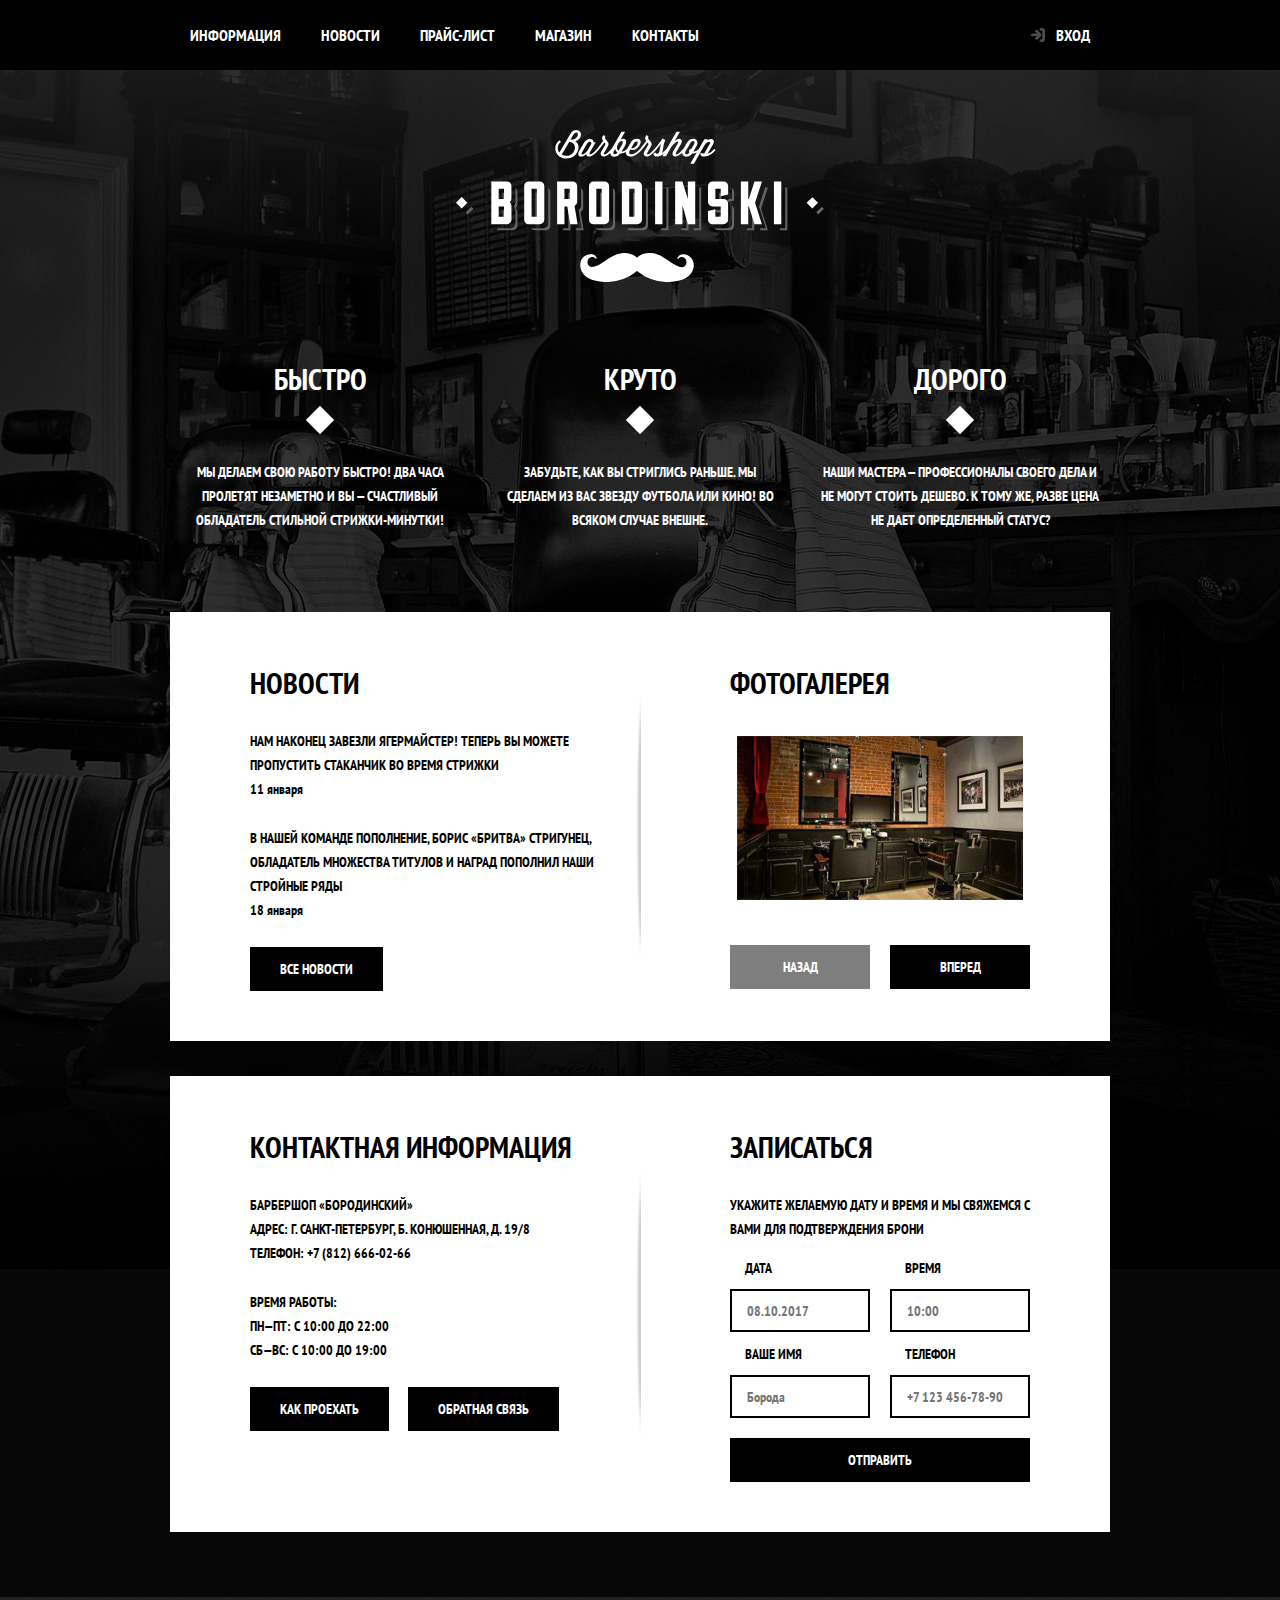
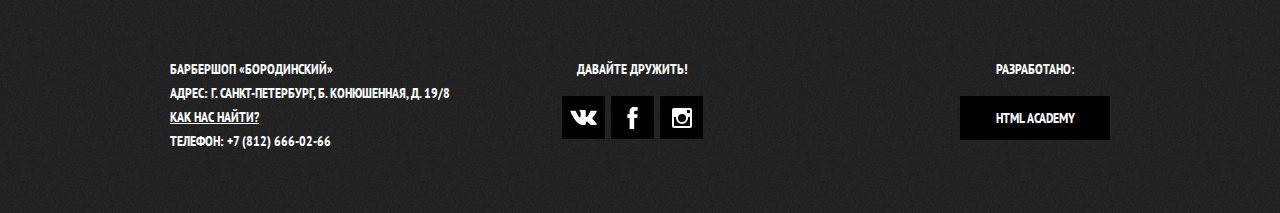
<file: index.html>
<!DOCTYPE html>
<html lang="ru">

<head>
    <meta charset="UTF-8">
    <title>Барбершоп «Бородинский»</title>
    <link href="https://fonts.googleapis.com/css?family=PT+Sans+Narrow:400,700&amp;subset=latin,cyrillic" rel="stylesheet">
    <link href="css/normalize.css" rel="stylesheet">
    <link href="css/style.css" rel="stylesheet">
</head>

<body>
    <header class="main-header">
        <nav class="main-navigation">
            <a class="main-header-logo">
                <img src="img/index-logo.svg" width="368" height="153" alt="Логотип барбершопа «Бородинский»">
            </a>
            <div class="main-navigation-wrapper">
                <div class="container">
                    <ul class="site-navigation">
                        <li><a href="info.html">Информация</a></li>
                        <li><a href="news.html">Новости</a></li>
                        <li><a href="price.html">Прайс-лист</a></li>
                        <li><a href="catalog.html">Магазин</a></li>
                        <li><a href="contacts.html">Контакты</a></li>
                    </ul>
                    <ul class="user-navigation">
                        <li>
                            <a class="login-link" href="login.html">Вход</a>
                        </li>
                    </ul>
                </div>
            </div>
        </nav>
    </header>
    <main class="container">
        <h1 class="visually-hidden">Барбершоп «Бородинский»</h1>

        <section class="features">
            <h2 class="visually-hidden">Преимущества</h2>
            <ul class="features-list">
                <li class="feature-item">
                    <h3>Быстро</h3>
                    <p>Мы делаем свою работу быстро! Два часа пролетят незаметно и вы — счастливый обладатель стильной
                        стрижки-минутки!</p>
                </li>
                <li class="feature-item">
                    <h3>Круто</h3>
                    <p>Забудьте, как вы стриглись раньше. Мы сделаем из вас звезду футбола или кино! Во всяком случае
                        внешне.</p>
                </li>
                <li class="feature-item">
                    <h3>Дорого</h3>
                    <p>Наши мастера — профессионалы своего дела и не могут стоить дешево. К тому же, разве цена не дает
                        определенный статус?</p>
                </li>
            </ul>
        </section>

        <div class="index-columns">
            <section class="news">
                <h2>Новости</h2>
                <ul class="news-list">
                    <li class="news-item">
                        <p>Нам наконец завезли Ягермайстер! Теперь вы можете пропустить стаканчик во время стрижки</p>
                        <time datetime="2016-01-11">11 января</time>
                    </li>
                    <li class="news-item">
                        <p>В нашей команде пополнение, Борис «Бритва» Стригунец, обладатель множества титулов и наград
                            пополнил наши стройные ряды</p>
                        <time datetime="2016-01-18">18 января</time>
                    </li>
                </ul>
                <a class="button" href="news.html">Все новости</a>
            </section>

            <section class="gallery">
                <h2>Фотогалерея</h2>
                <div class="gallery-container">
                    <figure class="gallery-content">
                        <a href="#"><img src="img/studio.jpg" width="286" height="164" alt="Интерьер"></a>
                    </figure>
                    <button class="button gallery-button gallery-button-back" type="button" disabled>Назад</button>
                    <button class="button gallery-button gallery-button-next" type="button">Вперед</button>
                </div>
            </section>
        </div>
        <div class="index-columns">
            <section class="contacts">
                <h2>Контактная информация</h2>
                <p>
                    Барбершоп «Бородинский»<br>
                    Адрес: г. Санкт-Петербург, Б. Конюшенная, д. 19/8<br>
                    Телефон: +7 (812) 666-02-66
                </p>
                <p>
                    Время работы:<br>
                    пн—пт: с 10:00 до 22:00<br>
                    сб—вс: с 10:00 до 19:00
                </p>
                <a class="button contacts-button-map" href="map.html">Как проехать</a>
                <a class="button" href="contacts.html">Обратная связь</a>
            </section>

            <section class="appointment">
                <h2>Записаться</h2>
                <p class="appointment-info">Укажите желаемую дату и время и мы свяжемся с вами для подтверждения брони</p>
                <form class="appointment-form" action="https://echo.htmlacademy.ru" method="post">
                    <p class="appointment-item">
                        <label for="appointment-date">Дата</label>
                        <input id="appointment-date" type="text" name="date" value="" placeholder="08.10.2017">
                    </p>
                    <p class="appointment-item">
                        <label for="appointment-time">Время</label>
                        <input id="appointment-time" type="text" name="time" value="" placeholder="10:00">
                    </p>
                    <p class="appointment-item">
                        <label for="appointment-name">Ваше имя</label>
                        <input id="appointment-name" type="text" name="name" value="" placeholder="Борода">
                    </p>
                    <p class="appointment-item">
                        <label for="appointment-phone">Телефон</label>
                        <input id="appointment-phone" type="tel" name="phone" value="" placeholder="+7 123 456-78-90">
                    </p>
                    <button class="button" type="submit">Отправить</button>
                </form>
            </section>
        </div>
    </main>
    <footer class="main-footer">
        <div class="container">
            <p class="footer-contacts">
                Барбершоп «Бородинский»<br>
                Адрес: г. Санкт-Петербург, Б. Конюшенная, д. 19/8<br>
                <a href="map.html">Как нас найти?</a><br>
                Телефон: +7 (812) 666-02-66
            </p>
            <div class="footer-social">
                <b>Давайте дружить!</b>
                <ul>
                    <li><a class="social-button" href="#"><span class="visually-hidden">Вконтакте</span>
                            <svg xmlns="http://www.w3.org/2000/svg" width="27" height="15" viewBox="0 0 26.14 14.91">
                                <path d="M26 13.47l-.09-.17a13.55 13.55 0 0 0-2.6-3q-.87-.83-1.1-1.12A1 1 0 0 1 22 8a10.27 10.27 0 0 1 1.22-1.78l.88-1.16q2.35-3.13 2-4L26 .94a.8.8 0 0 0-.4-.22 2.14 2.14 0 0 0-.87 0h-3.92a.51.51 0 0 0-.27 0h-.3a.6.6 0 0 0-.15.14.93.93 0 0 0-.14.24 22.22 22.22 0 0 1-1.46 3.06q-.5.84-.93 1.46a7 7 0 0 1-.71.91 4.94 4.94 0 0 1-.52.47q-.23.18-.35.15l-.23-.05a.9.9 0 0 1-.31-.33 1.49 1.49 0 0 1-.16-.53v-.55-.65-.57-1.12-1-.75a3.14 3.14 0 0 0 0-.62 2.12 2.12 0 0 0-.14-.44.73.73 0 0 0-.28-.33 1.57 1.57 0 0 0-.46-.18A9 9 0 0 0 12.57 0a8.93 8.93 0 0 0-3.25.33 1.83 1.83 0 0 0-.52.41q-.25.3-.07.33a1.67 1.67 0 0 1 1.16.59l.08.16a2.6 2.6 0 0 1 .19.63 6.32 6.32 0 0 1 .12 1 10.59 10.59 0 0 1 0 1.7q-.07.71-.13 1.1a2.21 2.21 0 0 1-.18.64 2.69 2.69 0 0 1-.16.3l-.07.07a1 1 0 0 1-.37.07.86.86 0 0 1-.46-.19 3.27 3.27 0 0 1-.56-.52 7 7 0 0 1-.66-.93q-.37-.6-.76-1.42l-.22-.39q-.2-.38-.56-1.11t-.62-1.43A.9.9 0 0 0 5.2.9h-.07a.93.93 0 0 0-.22-.16A1.44 1.44 0 0 0 4.6.65L.87.68A1 1 0 0 0 .1.94L0 1a.44.44 0 0 0 0 .22 1.08 1.08 0 0 0 .08.37Q.9 3.53 1.86 5.31t1.66 2.87Q4.23 9.27 5 10.24t1 1.24l.37.41.34.33a8.06 8.06 0 0 0 1 .78 16.34 16.34 0 0 0 1.4.9 7.6 7.6 0 0 0 1.79.72 6.19 6.19 0 0 0 2 .22h1.57a1.08 1.08 0 0 0 .72-.3l.05-.07a.9.9 0 0 0 .1-.25 1.38 1.38 0 0 0 0-.37 4.48 4.48 0 0 1 .09-1.05 2.77 2.77 0 0 1 .23-.71 1.74 1.74 0 0 1 .29-.4 1.19 1.19 0 0 1 .23-.2h.11a.86.86 0 0 1 .77.21 4.52 4.52 0 0 1 .83.79q.39.47.93 1.05a6.41 6.41 0 0 0 1 .87l.27.16a3.31 3.31 0 0 0 .71.3 1.53 1.53 0 0 0 .76.07l3.48-.05a1.58 1.58 0 0 0 .8-.17.68.68 0 0 0 .34-.37 1.06 1.06 0 0 0 0-.46 1.71 1.71 0 0 0-.1-.36z"
                                    fill="#fff">
                                </path>
                            </svg>
                        </a></li>
                    <li><a class="social-button" href="#"><span class="visually-hidden">Фейсбук</span>
                            <svg xmlns="http://www.w3.org/2000/svg" width="19" height="22" viewBox="0 0 10.15 21.74">
                                <path d="M3.34 1.12A4.77 4.77 0 0 1 6.53 0h3.61v3.81H7.81a1.07 1.07 0 0 0-1.09.83v2.55h3.42c-.08 1.23-.24 2.45-.41 3.67h-3v10.87H2.21V10.86H0V7.21h2.19V3.66a3.83 3.83 0 0 1 1.15-2.54z"
                                    fill="#fff">
                                </path>
                            </svg>
                        </a></li>
                    <li><a class="social-button" href="#"><span class="visually-hidden">Инстаграм</span>
                            <svg xmlns="http://www.w3.org/2000/svg" width="20" height="20" viewBox="0 0 20 20">
                                <path d="M18 0H2a2 2 0 0 0-2 2v16a2 2 0 0 0 2 2h16a2 2 0 0 0 2-2V2a2 2 0 0 0-2-2zm-8 6a4 4 0 1 1-4 4 4 4 0 0 1 4-4zM2.5 18a.47.47 0 0 1-.5-.5V9h2.1a3.4 3.4 0 0 0-.1 1 6 6 0 1 0 12 0 3.4 3.4 0 0 0-.1-1H18v8.5a.47.47 0 0 1-.5.5zM18 4.5a.47.47 0 0 1-.5.5h-2a.47.47 0 0 1-.5-.5v-2a.47.47 0 0 1 .5-.5h2a.47.47 0 0 1 .5.5z"
                                    fill="#fff">
                                </path>
                            </svg>
                        </a></li>
                </ul>
            </div>
            <p class="footer-copyright">
                <b>Разработано:</b>
                <a class="button" href="https://htmlacademy.ru">HTML Academy</a>
            </p>
        </div>
    </footer>

    <section class="modal modal-login">
        <h2>Личный кабинет</h2>
        <p class="modal-description">Введите пожалуйста свой логин и пароль</p>
        <form class="login-form" action="https://echo.htmlacademy.ru" method="post">
            <p>
                <label class="visually-hidden" for="user-login">Логин</label>
                <input class="login-icon-user" id="user-login" type="text" name="login" placeholder="Логин">
            </p>
            <p>
                <label class="visually-hidden" for="user-password">Пароль</label>
                <input class="login-icon-password" id="user-password" type="password" name="password" placeholder="Пароль">
            </p>
            <p class="login-help">
                <label class="login-checkbox">
                    <input type="checkbox" name="remember" class="visually-hidden">
                    <span class="checkbox-indicator"></span>
                    Запомните меня
                </label>
                <a class="restore" href="#">Я забыл пароль!</a>
            </p>
            <button class="button" type="submit">Войти</button>
        </form>
        <button class="modal-close" type="button">Закрыть</button>
    </section>

    <section class="modal modal-map">
        <h2 class="visually-hidden">Как до нас добраться</h2>
        <iframe src="https://www.google.com/maps/embed?pb=!1m18!1m12!1m3!1d1998.6037999040354!2d30.322010416394033!3d59.938716271971415!2m3!1f0!2f0!3f0!3m2!1i1024!2i768!4f13.1!3m3!1m2!1s0x4696310fca5ba729%3A0xea9c53d4493c879f!2sBolshaya+Konyushennaya+ul.%2C+19%2C+Sankt-Peterburg%2C+Russia%2C+191186!5e0!3m2!1sen!2s!4v1441888483426"
            width="766" height="560" allowfullscreen></iframe>
        <p><img src="img/map.jpg" width="766" height="560" alt="Офис компании по адресу ул. Большая Конюшенная 19/8, Санкт-Петербург"></p>
        <button class="modal-close" type="button">Закрыть</button>
    </section>

    <script>
        var link = document.querySelector(".login-link");

        var popup = document.querySelector(".modal-login");
        var close = popup.querySelector(".modal-close");

        var form = popup.querySelector("form");
        var login = popup.querySelector("[name=login]");
        var password = popup.querySelector("[name=password]");

        var isStorageSupport = true;
        var storage = "";

        try {
            storage = localStorage.getItem("login");
        } catch (err) {
            isStorageSupport = false;
        }

        link.addEventListener("click", function (evt) {
            evt.preventDefault();
            popup.classList.add("modal-show");

            if (storage) {
                login.value = storage;
                password.focus();
            } else {
                login.focus();
            }
        });

        close.addEventListener("click", function (evt) {
            evt.preventDefault();
            popup.classList.remove("modal-show");
            popup.classList.remove("modal-error");
        });

        form.addEventListener("submit", function (evt) {
            if (!login.value || !password.value) {
                evt.preventDefault();
                popup.classList.remove("modal-error");
                popup.offsetWidth = popup.offsetWidth;
                popup.classList.add("modal-error");
            } else {
                if (isStorageSupport) {
                    localStorage.setItem("login", login.value);
                }
            }
        });

        window.addEventListener("keydown", function (evt) {
            if (evt.keyCode === 27) {
                evt.preventDefault();
                if (popup.classList.contains("modal-show")) {
                    popup.classList.remove("modal-show");
                    popup.classList.remove("modal-error");
                }
            }
        });

        var mapLink = document.querySelector(".contacts-button-map");

        var mapPopup = document.querySelector(".modal-map");
        var mapClose = mapPopup.querySelector(".modal-close");

        mapLink.addEventListener("click", function (evt) {
            evt.preventDefault();
            mapPopup.classList.add("modal-show");
        });

        mapClose.addEventListener("click", function (evt) {
            evt.preventDefault();
            mapPopup.classList.remove("modal-show");
        });

        window.addEventListener("keydown", function (evt) {
            evt.preventDefault();
            if (evt.keyCode === 27) {
                if (mapPopup.classList.contains("modal-show")) {
                    mapPopup.classList.remove("modal-show");
                }
            }
        });
    </script>
</body>

</html>
</file>
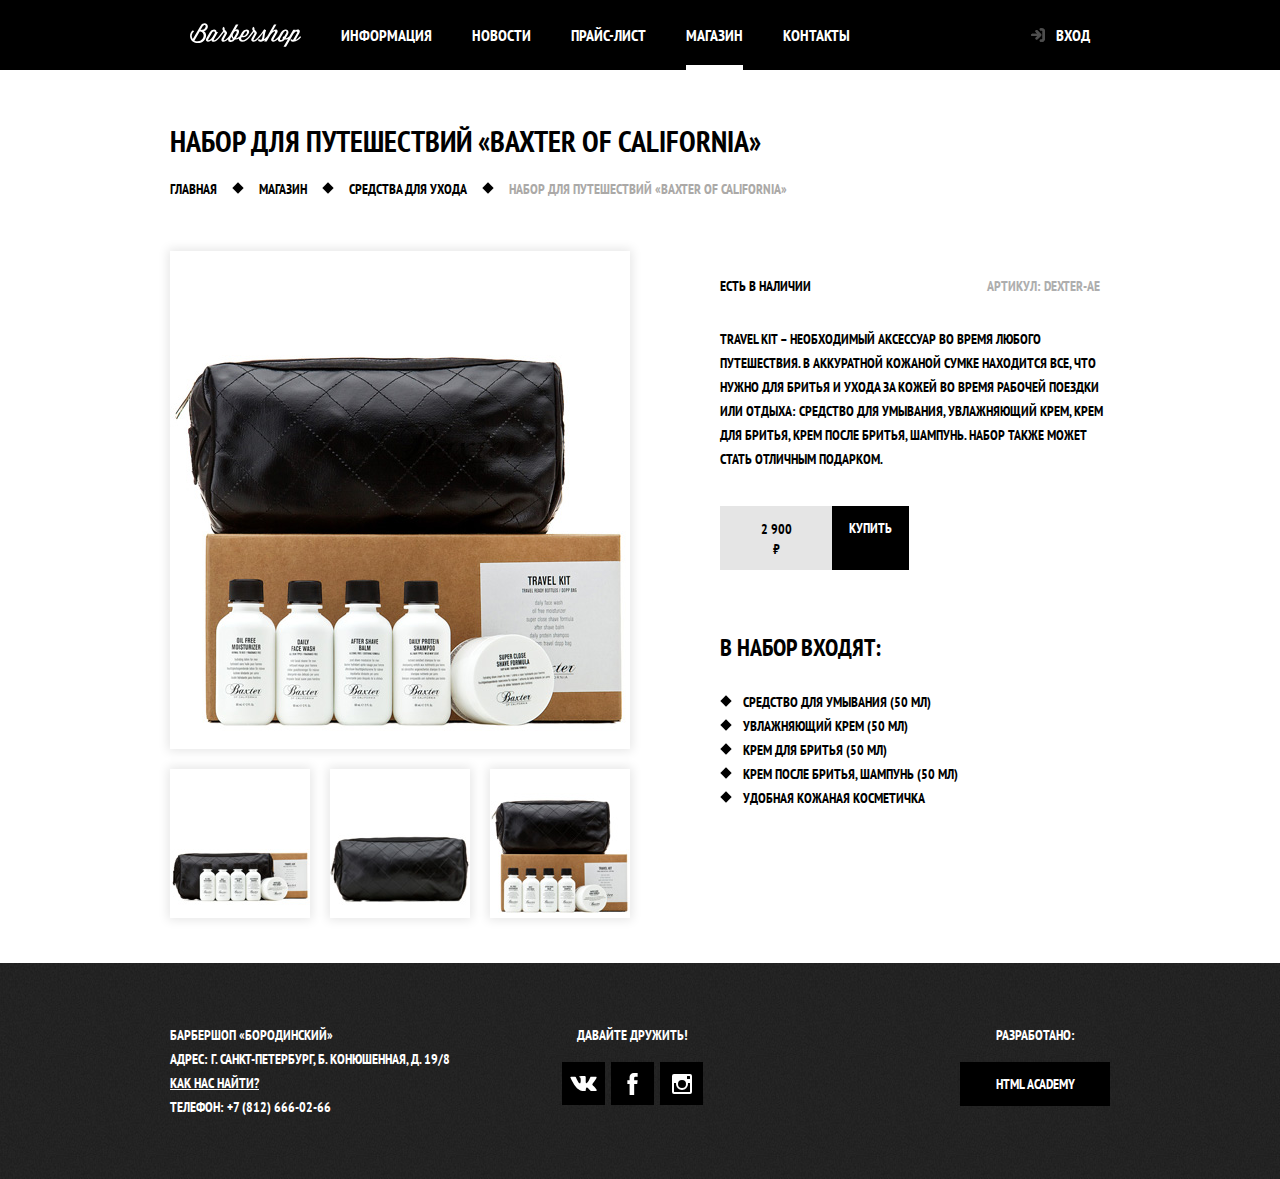
<file: catalog-item.html>
<!DOCTYPE html>
<html lang="ru">

<head>
    <meta charset="utf-8">
    <title>Барбершоп «Бородинский»</title>
    <link href="https://fonts.googleapis.com/css?family=PT+Sans+Narrow:400,700&amp;subset=latin,cyrillic" rel="stylesheet">
    <link href="css/normalize.css" rel="stylesheet">
    <link href="css/style.css" rel="stylesheet">
</head>

<body class="inner-page">

    <header class="main-header">
        <nav class="main-navigation container">
            <a class="main-header-logo" href="index.html">
                <img src="img/logo.svg" width="111" height="24" alt="Логотип барбершопа «Бородинский»">
            </a>
            <ul class="site-navigation">
                <li><a href="info.html">Информация</a></li>
                <li><a href="news.html">Новости</a></li>
                <li><a href="price.html">Прайс-лист</a></li>
                <li class="site-navigation-current"><a href="catalog.html">Магазин</a></li>
                <li><a href="contacts.html">Контакты</a></li>
            </ul>
            <ul class="user-navigation">
                <li><a class="login-link" href="login.html">Вход</a></li>
            </ul>
        </nav>
    </header>

    <main class="container">

        <h1 class="page-title">Набор для путешествий «Baxter of California»</h1>

        <ul class="breadcrumbs">
            <li><a href="index.html">Главная</a></li>
            <li><a href="#">Магазин</a></li>
            <li><a href="#">Средства для ухода</a></li>
            <li class="breadcrumbs-current">Набор для путешествий «Baxter of California»</li>
        </ul>

        <div class="catalog-columns">

            <section class="product-photos">
                <h2 class="visually-hidden">Изображения товара</h2>
                <p class="product-photo-full">
                    <img src="img/product-big.jpg" width="460" height="498" alt="Фото всего набора">
                </p>
                <ul class="product-photo-preview">
                    <li><img src="img/product-small-1.jpg" width="140" height="149" alt="Фото в анфас"></li>
                    <li><img src="img/product-small-2.jpg" width="140" height="149" alt="Фото в профиль"></li>
                    <li><img src="img/product-small-3.jpg" width="140" height="149" alt="Фото отдельной части"></li>
                </ul>
            </section>

            <section class="product-info">
                <h2 class="visually-hidden">Описание товара</h2>
                <div class="product-description">
                    <p class="product-availability">Есть в наличии</p>
                    <p class="product-article">Артикул: dexter-ae</p>
                </div>
                <p class="product-text">Travel Kit – необходимый аксессуар во время любого путешествия. В аккуратной
                    кожаной сумке находится все, что нужно для бритья и ухода за кожей во время рабочей поездки или
                    отдыха:
                    средство для умывания, увлажняющий крем, крем для бритья, крем после бритья, шампунь. Набор также
                    может
                    стать отличным подарком.</p>
                <p class="product-price">
                    <b>2 900 ₽</b>
                    <a class="button" href="#">Купить</a>
                </p>
                <h3>В набор входят:</h3>
                <ul>
                    <li>Средство для умывания (50 мл)</li>
                    <li>Увлажняющий крем (50 мл)</li>
                    <li>Крем для бритья (50 мл)</li>
                    <li>Крем после бритья, шампунь (50 мл)</li>
                    <li>Удобная кожаная косметичка</li>
                </ul>
            </section>

        </div>
    </main>

    <footer class="main-footer">
        <div class="container">
            <p class="footer-contacts">
                Барбершоп «Бородинский»<br>
                Адрес: г. Санкт-Петербург, Б. Конюшенная, д. 19/8<br>
                <a href="map.html">Как нас найти?</a><br>
                Телефон: +7 (812) 666-02-66
            </p>
            <div class="footer-social">
                <b>Давайте дружить!</b>
                <ul>
                    <li><a class="social-button" href="#"><span class="visually-hidden">Вконтакте</span>
                            <svg xmlns="http://www.w3.org/2000/svg" width="27" height="15" viewBox="0 0 26.14 14.91">
                                <path d="M26 13.47l-.09-.17a13.55 13.55 0 0 0-2.6-3q-.87-.83-1.1-1.12A1 1 0 0 1 22 8a10.27 10.27 0 0 1 1.22-1.78l.88-1.16q2.35-3.13 2-4L26 .94a.8.8 0 0 0-.4-.22 2.14 2.14 0 0 0-.87 0h-3.92a.51.51 0 0 0-.27 0h-.3a.6.6 0 0 0-.15.14.93.93 0 0 0-.14.24 22.22 22.22 0 0 1-1.46 3.06q-.5.84-.93 1.46a7 7 0 0 1-.71.91 4.94 4.94 0 0 1-.52.47q-.23.18-.35.15l-.23-.05a.9.9 0 0 1-.31-.33 1.49 1.49 0 0 1-.16-.53v-.55-.65-.57-1.12-1-.75a3.14 3.14 0 0 0 0-.62 2.12 2.12 0 0 0-.14-.44.73.73 0 0 0-.28-.33 1.57 1.57 0 0 0-.46-.18A9 9 0 0 0 12.57 0a8.93 8.93 0 0 0-3.25.33 1.83 1.83 0 0 0-.52.41q-.25.3-.07.33a1.67 1.67 0 0 1 1.16.59l.08.16a2.6 2.6 0 0 1 .19.63 6.32 6.32 0 0 1 .12 1 10.59 10.59 0 0 1 0 1.7q-.07.71-.13 1.1a2.21 2.21 0 0 1-.18.64 2.69 2.69 0 0 1-.16.3l-.07.07a1 1 0 0 1-.37.07.86.86 0 0 1-.46-.19 3.27 3.27 0 0 1-.56-.52 7 7 0 0 1-.66-.93q-.37-.6-.76-1.42l-.22-.39q-.2-.38-.56-1.11t-.62-1.43A.9.9 0 0 0 5.2.9h-.07a.93.93 0 0 0-.22-.16A1.44 1.44 0 0 0 4.6.65L.87.68A1 1 0 0 0 .1.94L0 1a.44.44 0 0 0 0 .22 1.08 1.08 0 0 0 .08.37Q.9 3.53 1.86 5.31t1.66 2.87Q4.23 9.27 5 10.24t1 1.24l.37.41.34.33a8.06 8.06 0 0 0 1 .78 16.34 16.34 0 0 0 1.4.9 7.6 7.6 0 0 0 1.79.72 6.19 6.19 0 0 0 2 .22h1.57a1.08 1.08 0 0 0 .72-.3l.05-.07a.9.9 0 0 0 .1-.25 1.38 1.38 0 0 0 0-.37 4.48 4.48 0 0 1 .09-1.05 2.77 2.77 0 0 1 .23-.71 1.74 1.74 0 0 1 .29-.4 1.19 1.19 0 0 1 .23-.2h.11a.86.86 0 0 1 .77.21 4.52 4.52 0 0 1 .83.79q.39.47.93 1.05a6.41 6.41 0 0 0 1 .87l.27.16a3.31 3.31 0 0 0 .71.3 1.53 1.53 0 0 0 .76.07l3.48-.05a1.58 1.58 0 0 0 .8-.17.68.68 0 0 0 .34-.37 1.06 1.06 0 0 0 0-.46 1.71 1.71 0 0 0-.1-.36z"
                                    fill="#fff">
                                </path>
                            </svg>
                        </a></li>
                    <li><a class="social-button" href="#"><span class="visually-hidden">Фейсбук</span>
                            <svg xmlns="http://www.w3.org/2000/svg" width="19" height="22" viewBox="0 0 10.15 21.74">
                                <path d="M3.34 1.12A4.77 4.77 0 0 1 6.53 0h3.61v3.81H7.81a1.07 1.07 0 0 0-1.09.83v2.55h3.42c-.08 1.23-.24 2.45-.41 3.67h-3v10.87H2.21V10.86H0V7.21h2.19V3.66a3.83 3.83 0 0 1 1.15-2.54z"
                                    fill="#fff">
                                </path>
                            </svg>
                        </a></li>
                    <li><a class="social-button" href="#"><span class="visually-hidden">Инстаграм</span>
                            <svg xmlns="http://www.w3.org/2000/svg" width="20" height="20" viewBox="0 0 20 20">
                                <path d="M18 0H2a2 2 0 0 0-2 2v16a2 2 0 0 0 2 2h16a2 2 0 0 0 2-2V2a2 2 0 0 0-2-2zm-8 6a4 4 0 1 1-4 4 4 4 0 0 1 4-4zM2.5 18a.47.47 0 0 1-.5-.5V9h2.1a3.4 3.4 0 0 0-.1 1 6 6 0 1 0 12 0 3.4 3.4 0 0 0-.1-1H18v8.5a.47.47 0 0 1-.5.5zM18 4.5a.47.47 0 0 1-.5.5h-2a.47.47 0 0 1-.5-.5v-2a.47.47 0 0 1 .5-.5h2a.47.47 0 0 1 .5.5z"
                                    fill="#fff">
                                </path>
                            </svg>
                        </a></li>
                </ul>
            </div>
            <p class="footer-copyright">
                <b>Разработано:</b>
                <a class="button" href="https://htmlacademy.ru">HTML Academy</a>
            </p>
        </div>
    </footer>

    <!-- <section class="modal modal-login">
        <h2>Личный кабинет</h2>
        <p>Введите свой логин и пароль.</p>
        <form class="login-form" action="https://echo.htmlacademy.ru" method="post">
            <p>
                <label class="visually-hidden" for="user-login">Логин</label>
                <input class="login-icon-user" id="user-login" type="text" name="login" placeholder="Логин">
            </p>
            <p>
                <label class="visually-hidden" for="user-password">Пароль</label>
                <input class="login-icon-password" id="user-password" type="password" name="password" placeholder="Пароль">
            </p>
            <p class="login-password-info">
                <label class="login-checkbox">
                    <input type="checkbox" name="remember" class="visually-hidden">
                    <span class="checkbox-indicator"></span>
                    Запомните меня
                </label>
                <a class="restore" href="#">Я забыл пароль!</a>
            </p>
            <button class="button" type="submit">Войти</button>
        </form>
        <button class="modal-close" type="button">Закрыть</button>
    </section> -->
</body>

</html>
</file>
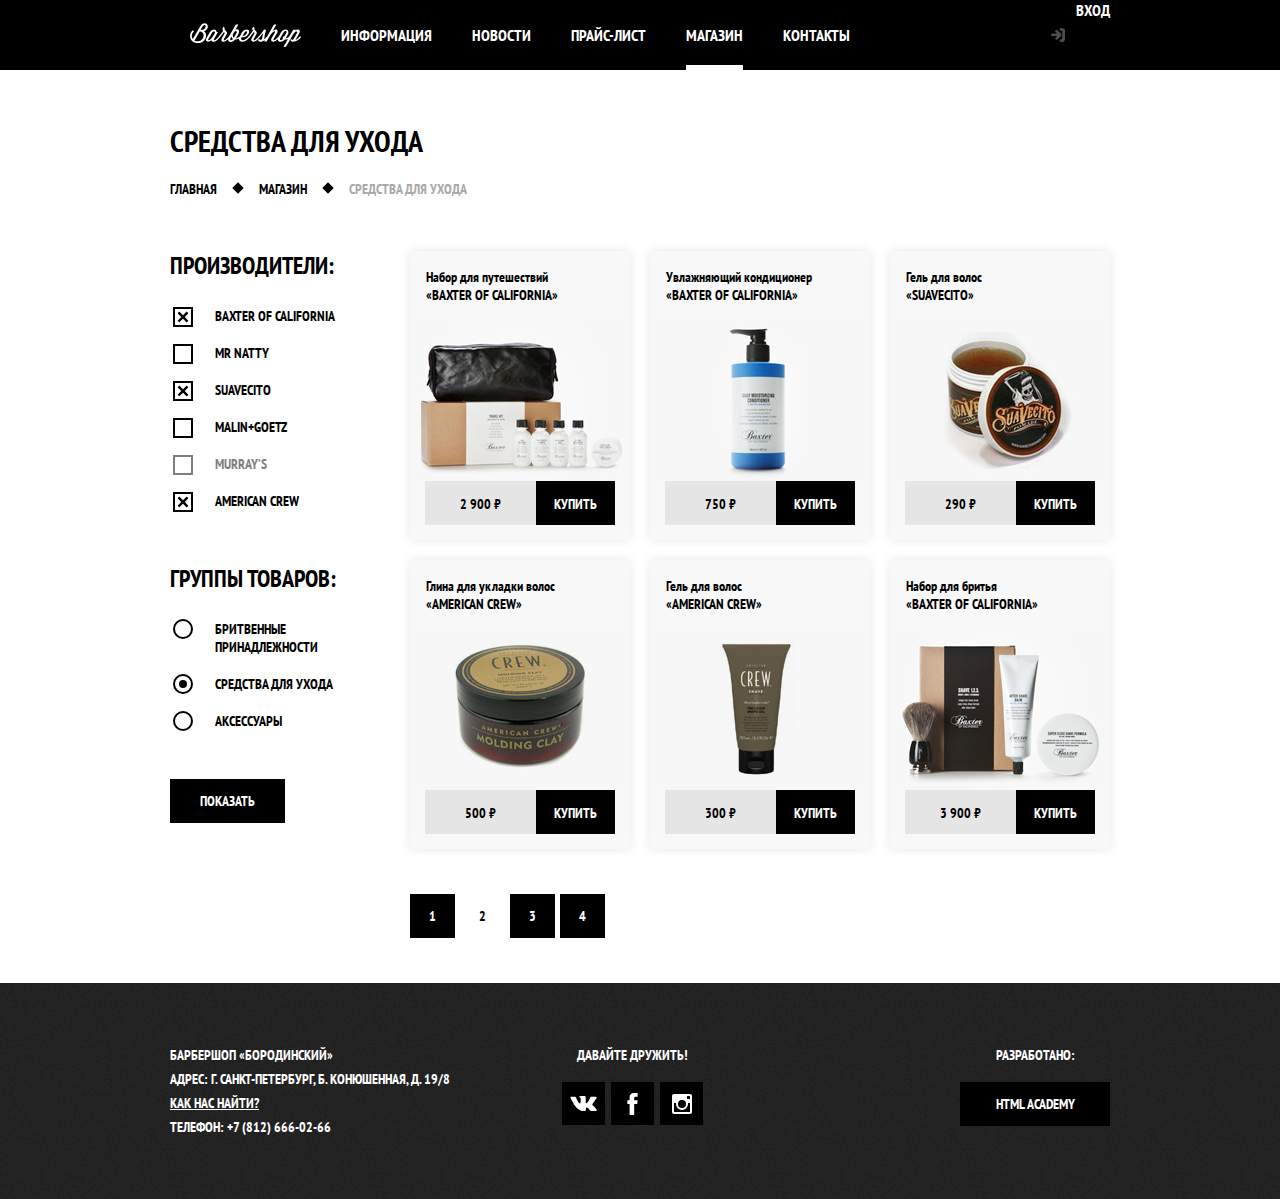
<file: catalog.html>
<!DOCTYPE html>
<html lang="ru">

<head>
    <meta charset="utf-8">
    <title>Барбершоп «Бородинский»</title>
    <link href="https://fonts.googleapis.com/css?family=PT+Sans+Narrow:400,700&amp;subset=latin,cyrillic" rel="stylesheet">
    <link href="css/normalize.css" rel="stylesheet">
    <link href="css/style.css" rel="stylesheet">
</head>

<body class="inner-page">
    <header class="main-header">
        <nav class="main-navigation container">
            <a class="main-header-logo" href="index.html">
                <img src="img/logo.svg" width="111" height="24" alt="Логотип барбершопа «Бородинский»">
            </a>
            <ul class="site-navigation">
                <li><a href="info.html">Информация</a></li>
                <li><a href="news.html">Новости</a></li>
                <li><a href="price.html">Прайс-лист</a></li>
                <li class="site-navigation-current"><a href="catalog.html">Магазин</a></li>
                <li><a href="contacts.html">Контакты</a></li>
            </ul>
            <ul class="user-navigation">
                <li class="login-link">Вход</li>
            </ul>
        </nav>
    </header>

    <main class="container">

        <h1 class="page-title">Cредства для ухода</h1>

        <ul class="breadcrumbs">
            <li><a href="index.html">Главная</a></li>
            <li><a href="catalog.html">Магазин</a></li>
            <li class="breadcrumbs-current">Средства для ухода</li>
        </ul>

        <div class="catalog-columns">

            <section class="filters">
                <h2 class="visually-hidden">Фильтр товаров</h2>
                <form class="filter" method="get" action="https://echo.htmlacademy.ru">
                    <fieldset>
                        <legend>Производители:</legend>
                        <ul>
                            <li class="filter-option">
                                <input class="visually-hidden filter-input filter-input-checkbox" type="checkbox" name="baxter-of-california"
                                    id="filter-baxter-of-california" checked>
                                <label for="filter-baxter-of-california">Baxter of California</label>
                            </li>
                            <li class="filter-option">
                                <input class="visually-hidden filter-input filter-input-checkbox" type="checkbox" name="mr-natty"
                                    id="filter-mr-natty">
                                <label for="filter-mr-natty">Mr Natty</label>
                            </li>
                            <li class="filter-option">
                                <input class="visually-hidden filter-input filter-input-checkbox" type="checkbox" name="suavecito"
                                    id="filter-suavecito" checked>
                                <label for="filter-suavecito">Suavecito</label>
                            </li>
                            <li class="filter-option">
                                <input class="visually-hidden filter-input filter-input-checkbox" type="checkbox" name="malin-goetz"
                                    id="filter-malin-goetz">
                                <label for="filter-malin-goetz">Malin+Goetz</label>
                            </li>
                            <li class="filter-option">
                                <input class="visually-hidden filter-input filter-input-checkbox" type="checkbox" name="murrays"
                                    id="filter-murrays" disabled>
                                <label for="filter-murrays">Murray’s</label>
                            </li>
                            <li class="filter-option">
                                <input class="visually-hidden filter-input filter-input-checkbox" type="checkbox" name="american-crew"
                                    id="filter-american-crew" checked>
                                <label for="filter-american-crew">American Crew</label>
                            </li>
                        </ul>
                    </fieldset>
                    <fieldset>
                        <legend>Группы товаров:</legend>
                        <ul>
                            <li class="filter-option">
                                <input class="visually-hidden filter-input filter-input-radio" type="radio" name="product-group"
                                    value="shaving" id="filter-shave">
                                <label for="filter-shave">Бритвенные принадлежности</label>
                            </li>
                            <li class="filter-option">
                                <input class="visually-hidden filter-input filter-input-radio" type="radio" name="product-group"
                                    value="hair-care" id="filter-care" checked>
                                <label for="filter-care">Средства для ухода</label>
                            </li>
                            <li class="filter-option">
                                <input class="visually-hidden filter-input filter-input-radio" type="radio" name="product-group"
                                    value="accessories" id="filter-accessories">
                                <label for="filter-accessories">Аксессуары</label>
                            </li>
                        </ul>
                    </fieldset>
                    <button type="submit" class="filter-button button">Показать</button>
                </form>
            </section>

            <section class="catalog">
                <h2 class="visually-hidden">Список средств для ухода</h2>
                <ul class="catalog-list">
                    <li class="catalog-item">
                        <a href="catalog-item.html">
                            <h3>
                                <span class="catalog-category">Набор для путешествий</span>
                                <span class="catalog-item-title">«Baxter of California»</span>
                            </h3>
                            <p class="catalog-item-image">
                                <img src="img/product-1.jpg" width="220" height="165" alt="Набор для путешествий «Baxter of California»">
                            </p>
                        </a>
                        <p class="catalog-item-price">
                            <b>2 900 ₽</b>
                            <a class="button" href="#">Купить</a>
                        </p>
                    </li>
                    <li class="catalog-item">
                        <a href="catalog-item.html">
                            <h3>
                                <span class="catalog-category">Увлажняющий кондиционер</span>
                                <span class="catalog-item-title">«Baxter of California»</span>
                            </h3>
                            <p class="catalog-item-image">
                                <img src="img/product-2.jpg" width="220" height="165" alt="Увлажняющий кондиционер «Baxter of California»">
                            </p>
                        </a>
                        <p class="catalog-item-price">
                            <b>750 ₽</b>
                            <a class="button" href="#">Купить</a>
                        </p>
                    </li>
                    <li class="catalog-item">
                        <a href="catalog-item.html">
                            <h3>
                                <span class="catalog-category">Гель для волос</span>
                                <span class="catalog-item-title">«Suavecito»</span>
                            </h3>
                            <p class="catalog-item-image">
                                <img src="img/product-3.jpg" width="220" height="165" alt="Гель для волос «Suavecito»">
                            </p>
                        </a>
                        <p class="catalog-item-price">
                            <b>290 ₽</b>
                            <a class="button" href="#">Купить</a>
                        </p>
                    </li>
                    <li class="catalog-item">
                        <a href="catalog-item.html">
                            <h3>
                                <span class="catalog-category">Глина для укладки волос</span>
                                <span class="catalog-item-title">«American crew»</span>
                            </h3>
                            <p class="catalog-item-image">
                                <img src="img/product-4.jpg" width="220" height="165" alt="Глина для укладки волос «American crew»">
                            </p>
                        </a>
                        <p class="catalog-item-price">
                            <b>500 ₽</b>
                            <a class="button" href="#">Купить</a>
                        </p>
                    </li>
                    <li class="catalog-item">
                        <a href="catalog-item.html">
                            <h3>
                                <span class="catalog-category">Гель для волос</span>
                                <span class="catalog-item-title">«American crew»</span>
                            </h3>
                            <p class="catalog-item-image">
                                <img src="img/product-5.jpg" width="220" height="165" alt="Гель для волос «American crew»">
                            </p>
                        </a>
                        <p class="catalog-item-price">
                            <b>300 ₽</b>
                            <a class="button" href="#">Купить</a>
                        </p>
                    </li>
                    <li class="catalog-item">
                        <a href="catalog-item.html">
                            <h3>
                                <span class="catalog-category">Набор для бритья</span>
                                <span class="catalog-item-title">«Baxter of California»</span>
                            </h3>
                            <p class="catalog-item-image">
                                <img src="img/product-6.jpg" width="220" height="165" alt="Набор для бритья «Baxter of California»">
                            </p>
                        </a>
                        <p class="catalog-item-price">
                            <b>3 900 ₽</b>
                            <a class="button" href="#">Купить</a>
                        </p>
                    </li>
                </ul>
                <ul class="pagination-list">
                    <li class="pagination-item"><a href="#">1</a></li>
                    <li class="pagination-item pagination-item-current"><a>2</a></li>
                    <li class="pagination-item"><a href="#">3</a></li>
                    <li class="pagination-item"><a href="#">4</a></li>
                </ul>
            </section>
        </div>
    </main>

    <footer class="main-footer">
        <div class="container">
            <p class="footer-contacts">
                Барбершоп «Бородинский»<br>
                Адрес: г. Санкт-Петербург, Б. Конюшенная, д. 19/8<br>
                <a href="map.html">Как нас найти?</a><br>
                Телефон: +7 (812) 666-02-66
            </p>
            <div class="footer-social">
                <b>Давайте дружить!</b>
                <ul>
                    <li><a class="social-button" href="#"><span class="visually-hidden">Вконтакте</span>
                            <svg xmlns="http://www.w3.org/2000/svg" width="27" height="15" viewBox="0 0 26.14 14.91">
                                <path d="M26 13.47l-.09-.17a13.55 13.55 0 0 0-2.6-3q-.87-.83-1.1-1.12A1 1 0 0 1 22 8a10.27 10.27 0 0 1 1.22-1.78l.88-1.16q2.35-3.13 2-4L26 .94a.8.8 0 0 0-.4-.22 2.14 2.14 0 0 0-.87 0h-3.92a.51.51 0 0 0-.27 0h-.3a.6.6 0 0 0-.15.14.93.93 0 0 0-.14.24 22.22 22.22 0 0 1-1.46 3.06q-.5.84-.93 1.46a7 7 0 0 1-.71.91 4.94 4.94 0 0 1-.52.47q-.23.18-.35.15l-.23-.05a.9.9 0 0 1-.31-.33 1.49 1.49 0 0 1-.16-.53v-.55-.65-.57-1.12-1-.75a3.14 3.14 0 0 0 0-.62 2.12 2.12 0 0 0-.14-.44.73.73 0 0 0-.28-.33 1.57 1.57 0 0 0-.46-.18A9 9 0 0 0 12.57 0a8.93 8.93 0 0 0-3.25.33 1.83 1.83 0 0 0-.52.41q-.25.3-.07.33a1.67 1.67 0 0 1 1.16.59l.08.16a2.6 2.6 0 0 1 .19.63 6.32 6.32 0 0 1 .12 1 10.59 10.59 0 0 1 0 1.7q-.07.71-.13 1.1a2.21 2.21 0 0 1-.18.64 2.69 2.69 0 0 1-.16.3l-.07.07a1 1 0 0 1-.37.07.86.86 0 0 1-.46-.19 3.27 3.27 0 0 1-.56-.52 7 7 0 0 1-.66-.93q-.37-.6-.76-1.42l-.22-.39q-.2-.38-.56-1.11t-.62-1.43A.9.9 0 0 0 5.2.9h-.07a.93.93 0 0 0-.22-.16A1.44 1.44 0 0 0 4.6.65L.87.68A1 1 0 0 0 .1.94L0 1a.44.44 0 0 0 0 .22 1.08 1.08 0 0 0 .08.37Q.9 3.53 1.86 5.31t1.66 2.87Q4.23 9.27 5 10.24t1 1.24l.37.41.34.33a8.06 8.06 0 0 0 1 .78 16.34 16.34 0 0 0 1.4.9 7.6 7.6 0 0 0 1.79.72 6.19 6.19 0 0 0 2 .22h1.57a1.08 1.08 0 0 0 .72-.3l.05-.07a.9.9 0 0 0 .1-.25 1.38 1.38 0 0 0 0-.37 4.48 4.48 0 0 1 .09-1.05 2.77 2.77 0 0 1 .23-.71 1.74 1.74 0 0 1 .29-.4 1.19 1.19 0 0 1 .23-.2h.11a.86.86 0 0 1 .77.21 4.52 4.52 0 0 1 .83.79q.39.47.93 1.05a6.41 6.41 0 0 0 1 .87l.27.16a3.31 3.31 0 0 0 .71.3 1.53 1.53 0 0 0 .76.07l3.48-.05a1.58 1.58 0 0 0 .8-.17.68.68 0 0 0 .34-.37 1.06 1.06 0 0 0 0-.46 1.71 1.71 0 0 0-.1-.36z"
                                    fill="#fff">
                                </path>
                            </svg>
                        </a></li>
                    <li><a class="social-button" href="#"><span class="visually-hidden">Фейсбук</span>
                            <svg xmlns="http://www.w3.org/2000/svg" width="19" height="22" viewBox="0 0 10.15 21.74">
                                <path d="M3.34 1.12A4.77 4.77 0 0 1 6.53 0h3.61v3.81H7.81a1.07 1.07 0 0 0-1.09.83v2.55h3.42c-.08 1.23-.24 2.45-.41 3.67h-3v10.87H2.21V10.86H0V7.21h2.19V3.66a3.83 3.83 0 0 1 1.15-2.54z"
                                    fill="#fff">
                                </path>
                            </svg>
                        </a></li>
                    <li><a class="social-button" href="#"><span class="visually-hidden">Инстаграм</span>
                            <svg xmlns="http://www.w3.org/2000/svg" width="20" height="20" viewBox="0 0 20 20">
                                <path d="M18 0H2a2 2 0 0 0-2 2v16a2 2 0 0 0 2 2h16a2 2 0 0 0 2-2V2a2 2 0 0 0-2-2zm-8 6a4 4 0 1 1-4 4 4 4 0 0 1 4-4zM2.5 18a.47.47 0 0 1-.5-.5V9h2.1a3.4 3.4 0 0 0-.1 1 6 6 0 1 0 12 0 3.4 3.4 0 0 0-.1-1H18v8.5a.47.47 0 0 1-.5.5zM18 4.5a.47.47 0 0 1-.5.5h-2a.47.47 0 0 1-.5-.5v-2a.47.47 0 0 1 .5-.5h2a.47.47 0 0 1 .5.5z"
                                    fill="#fff">
                                </path>
                            </svg>
                        </a></li>
                </ul>
            </div>
            <p class="footer-copyright">
                <b>Разработано:</b>
                <a class="button" href="https://htmlacademy.ru">HTML Academy</a>
            </p>
        </div>
    </footer>

    <!-- <section class="modal modal-login">
        <h2>Личный кабинет</h2>
        <p>Введите свой логин и пароль.</p>
        <form class="login-form" action="https://echo.htmlacademy.ru" method="post">
            <p>
                <label class="visually-hidden" for="user-login">Логин</label>
                <input class="login-icon-user" id="user-login" type="text" name="login" placeholder="Логин">
            </p>
            <p>
                <label class="visually-hidden" for="user-password">Пароль</label>
                <input class="login-icon-password" id="user-password" type="password" name="password" placeholder="Пароль">
            </p>
            <p class="login-password-info">
                <label class="login-checkbox">
                    <input type="checkbox" name="remember" class="visually-hidden">
                    <span class="checkbox-indicator"></span>
                    Запомните меня
                </label>
                <a class="restore" href="#">Я забыл пароль!</a>
            </p>
            <button class="button" type="submit">Войти</button>
        </form>
        <button class="modal-close" type="button">Закрыть</button>
    </section> -->

</body>

</html>
</file>
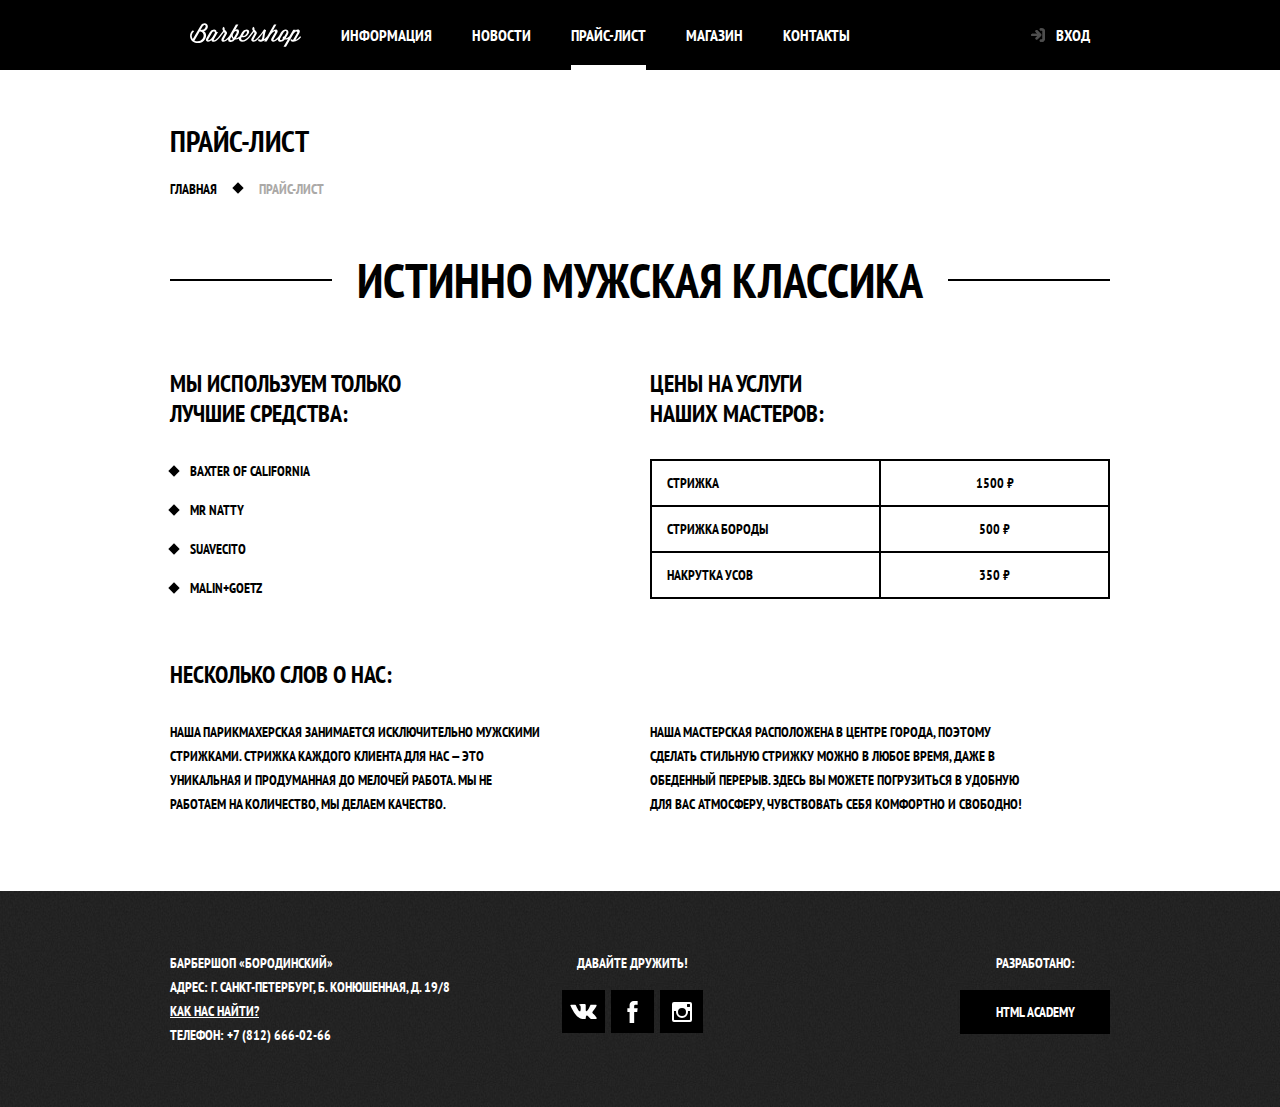
<file: price.html>
<!DOCTYPE html>
<html lang="ru">

<head>
    <meta charset="UTF-8">
    <title>Барбершоп «Бородинский»</title>
    <link href="https://fonts.googleapis.com/css?family=PT+Sans+Narrow:400,700&amp;subset=latin,cyrillic" rel="stylesheet">
    <link href="css/normalize.css" rel="stylesheet">
    <link href="css/style.css" rel="stylesheet">
</head>

<body class="inner-page">
    <header class="main-header">
        <nav class="main-navigation container">
            <a class="main-header-logo" href="index.html">
                <img src="img/logo.svg" width="111" height="24" alt="Логотип барбершопа «Бородинский»">
            </a>
            <ul class="site-navigation">
                <li><a href="info.html">Информация</a></li>
                <li><a href="news.html">Новости</a></li>
                <li class="site-navigation-current"><a href="price.html">Прайс-лист</a></li>
                <li><a href="catalog.html">Магазин</a></li>
                <li><a href="contacts.html">Контакты</a></li>
            </ul>
            <ul class="user-navigation">
                <li><a class="login-link" href="login.html">Вход</a></li>
            </ul>
        </nav>
    </header>

    <main class="container">

        <div class="inner-page-container">
            <h1 class="page-title">Прайс-лист</h1>
            <ul class="breadcrumbs">
                <li><a href="index.html">Главная</a></li>
                <li class="breadcrumbs-current">Прайс-лист</li>
            </ul>
        </div>

        <section class="inner-content">
            <h2 class="big-heading">Истинно мужская классика</h2>

            <div class="inner-columns">
                <div class="inner-column-left">

                    <h2>Мы используем только<br> лучшие средства:</h2>
                    <ul class="custom-list-1">
                        <li>Baxter of California</li>
                        <li>Mr Natty</li>
                        <li>Suavecito</li>
                        <li>Malin+Goetz</li>
                    </ul>

                </div>
                <div class="inner-column-right">

                    <h2>Цены на услуги<br> наших мастеров:</h2>
                    <table class="custom-table-1">
                        <tr>
                            <td>Стрижка</td>
                            <td>1500 ₽</td>
                        </tr>
                        <tr>
                            <td>Стрижка бороды</td>
                            <td>500 ₽</td>
                        </tr>
                        <tr>
                            <td>Накрутка усов</td>
                            <td>350 ₽</td>
                        </tr>
                    </table>

                </div>
            </div>

            <div class="inner-columns">
                <h2>Несколько слов о нас:</h2>
                <div class="inner-column-left">
                    <p class="short-text">Наша парикмахерская занимается исключительно мужскими стрижками. Стрижка каждого клиента для нас
                        — это уникальная и продуманная до мелочей работа. Мы не работаем на количество, мы делаем
                        качество.</p>

                </div>
                <div class="inner-column-right">

                    <p class="short-text">Наша мастерская расположена в центре города, поэтому сделать стильную стрижку можно в любое
                        время, даже в обеденный перерыв. Здесь вы можете погрузиться в удобную для вас атмосферу,
                        чувствовать себя комфортно и свободно!</p>

                </div>
            </div>

        </section>
    </main>



    <footer class="main-footer">
        <div class="container">
            <p class="footer-contacts">
                Барбершоп «Бородинский»<br>
                Адрес: г. Санкт-Петербург, Б. Конюшенная, д. 19/8<br>
                <a href="map.html">Как нас найти?</a><br>
                Телефон: +7 (812) 666-02-66
            </p>
            <div class="footer-social">
                <b>Давайте дружить!</b>
                <ul>
                    <li><a class="social-button" href="#"><span class="visually-hidden">Вконтакте</span>
                            <svg xmlns="http://www.w3.org/2000/svg" width="27" height="15" viewBox="0 0 26.14 14.91">
                                <path d="M26 13.47l-.09-.17a13.55 13.55 0 0 0-2.6-3q-.87-.83-1.1-1.12A1 1 0 0 1 22 8a10.27 10.27 0 0 1 1.22-1.78l.88-1.16q2.35-3.13 2-4L26 .94a.8.8 0 0 0-.4-.22 2.14 2.14 0 0 0-.87 0h-3.92a.51.51 0 0 0-.27 0h-.3a.6.6 0 0 0-.15.14.93.93 0 0 0-.14.24 22.22 22.22 0 0 1-1.46 3.06q-.5.84-.93 1.46a7 7 0 0 1-.71.91 4.94 4.94 0 0 1-.52.47q-.23.18-.35.15l-.23-.05a.9.9 0 0 1-.31-.33 1.49 1.49 0 0 1-.16-.53v-.55-.65-.57-1.12-1-.75a3.14 3.14 0 0 0 0-.62 2.12 2.12 0 0 0-.14-.44.73.73 0 0 0-.28-.33 1.57 1.57 0 0 0-.46-.18A9 9 0 0 0 12.57 0a8.93 8.93 0 0 0-3.25.33 1.83 1.83 0 0 0-.52.41q-.25.3-.07.33a1.67 1.67 0 0 1 1.16.59l.08.16a2.6 2.6 0 0 1 .19.63 6.32 6.32 0 0 1 .12 1 10.59 10.59 0 0 1 0 1.7q-.07.71-.13 1.1a2.21 2.21 0 0 1-.18.64 2.69 2.69 0 0 1-.16.3l-.07.07a1 1 0 0 1-.37.07.86.86 0 0 1-.46-.19 3.27 3.27 0 0 1-.56-.52 7 7 0 0 1-.66-.93q-.37-.6-.76-1.42l-.22-.39q-.2-.38-.56-1.11t-.62-1.43A.9.9 0 0 0 5.2.9h-.07a.93.93 0 0 0-.22-.16A1.44 1.44 0 0 0 4.6.65L.87.68A1 1 0 0 0 .1.94L0 1a.44.44 0 0 0 0 .22 1.08 1.08 0 0 0 .08.37Q.9 3.53 1.86 5.31t1.66 2.87Q4.23 9.27 5 10.24t1 1.24l.37.41.34.33a8.06 8.06 0 0 0 1 .78 16.34 16.34 0 0 0 1.4.9 7.6 7.6 0 0 0 1.79.72 6.19 6.19 0 0 0 2 .22h1.57a1.08 1.08 0 0 0 .72-.3l.05-.07a.9.9 0 0 0 .1-.25 1.38 1.38 0 0 0 0-.37 4.48 4.48 0 0 1 .09-1.05 2.77 2.77 0 0 1 .23-.71 1.74 1.74 0 0 1 .29-.4 1.19 1.19 0 0 1 .23-.2h.11a.86.86 0 0 1 .77.21 4.52 4.52 0 0 1 .83.79q.39.47.93 1.05a6.41 6.41 0 0 0 1 .87l.27.16a3.31 3.31 0 0 0 .71.3 1.53 1.53 0 0 0 .76.07l3.48-.05a1.58 1.58 0 0 0 .8-.17.68.68 0 0 0 .34-.37 1.06 1.06 0 0 0 0-.46 1.71 1.71 0 0 0-.1-.36z"
                                    fill="#fff">
                                </path>
                            </svg>
                        </a></li>
                    <li><a class="social-button" href="#"><span class="visually-hidden">Фейсбук</span>
                            <svg xmlns="http://www.w3.org/2000/svg" width="19" height="22" viewBox="0 0 10.15 21.74">
                                <path d="M3.34 1.12A4.77 4.77 0 0 1 6.53 0h3.61v3.81H7.81a1.07 1.07 0 0 0-1.09.83v2.55h3.42c-.08 1.23-.24 2.45-.41 3.67h-3v10.87H2.21V10.86H0V7.21h2.19V3.66a3.83 3.83 0 0 1 1.15-2.54z"
                                    fill="#fff">
                                </path>
                            </svg>
                        </a></li>
                    <li><a class="social-button" href="#"><span class="visually-hidden">Инстаграм</span>
                            <svg xmlns="http://www.w3.org/2000/svg" width="20" height="20" viewBox="0 0 20 20">
                                <path d="M18 0H2a2 2 0 0 0-2 2v16a2 2 0 0 0 2 2h16a2 2 0 0 0 2-2V2a2 2 0 0 0-2-2zm-8 6a4 4 0 1 1-4 4 4 4 0 0 1 4-4zM2.5 18a.47.47 0 0 1-.5-.5V9h2.1a3.4 3.4 0 0 0-.1 1 6 6 0 1 0 12 0 3.4 3.4 0 0 0-.1-1H18v8.5a.47.47 0 0 1-.5.5zM18 4.5a.47.47 0 0 1-.5.5h-2a.47.47 0 0 1-.5-.5v-2a.47.47 0 0 1 .5-.5h2a.47.47 0 0 1 .5.5z"
                                    fill="#fff">
                                </path>
                            </svg>
                        </a></li>
                </ul>
            </div>
            <p class="footer-copyright">
                <b>Разработано:</b>
                <a class="button" href="https://htmlacademy.ru">HTML Academy</a>
            </p>
        </div>
    </footer>

    <!-- <section class="modal modal-login">
        <h2>Личный кабинет</h2>
        <p>Введите свой логин и пароль.</p>
        <form class="login-form" action="https://echo.htmlacademy.ru" method="post">
            <p>
                <label class="visually-hidden" for="user-login">Логин</label>
                <input class="login-icon-user" id="user-login" type="text" name="login" placeholder="Логин">
            </p>
            <p>
                <label class="visually-hidden" for="user-password">Пароль</label>
                <input class="login-icon-password" id="user-password" type="password" name="password" placeholder="Пароль">
            </p>
            <p class="login-password-info">
                <label class="login-checkbox">
                    <input type="checkbox" name="remember" class="visually-hidden">
                    <span class="checkbox-indicator"></span>
                    Запомните меня
                </label>
                <a class="restore" href="#">Я забыл пароль!</a>
            </p>
            <button class="button" type="submit">Войти</button>
        </form>
        <button class="modal-close" type="button">Закрыть</button>
    </section>

    <section class="modal modal-map">
        <h2 class="visually-hidden">Как до нас добраться</h2>
        <p>
            <img src="img/map.jpg" width="780" height="560" alt="Офис компании по адресу ул. Большая Конюшенная 19/8, Санкт-Петербург">
        </p>
        <button class="modal-close" type="button">Закрыть</button>
    </section> -->
</body>

</html>
</file>
<file: css/style.css>
body {
    min-width: 960px;
    margin: 0;
    padding: 0;
  
    font-family: "PT Sans Narrow", Arial, sans-serif;
    font-size: 14px;
    line-height: 24px;
    font-weight: 700;
    color: #ffffff;
    text-transform: uppercase;

    background-color: #000000;
    background-image: url("../img/bg.jpg");
    background-position: top center;
    background-repeat: no-repeat;
}

a {
    text-decoration: none;
}

img {
    max-width: 100%;
    height: auto;
}

.visually-hidden:not(:focus):not(:active),
input[type="checkbox"].visually-hidden,
input[type="radio"].visually-hidden {
    position: absolute;

    width: 1px;
    height: 1px;
    margin: -1px;
    border: 0;
    padding: 0;

    white-space: nowrap;

    clip-path: inset(100%);
    clip: rect(0 0 0 0);
    overflow: hidden;
}

.inner-page {
    color: #000000;
  
    background-color: #f9f6f3;
    background-image: url("../img/pattern-light.jpg");
    background-position: 0 0;
    background-repeat: repeat;
}

.main-header {
    margin-bottom: 75px;
}

.inner-page .main-header {
    margin-bottom: 50px;

    background-color: #000000;
}

.button {
    display: inline-block;
    padding: 10px 30px;
    margin-right: 16px;

    font: inherit;
  
    text-align: center;
    color: #ffffff;
    vertical-align: middle;
    text-transform: uppercase;
  
    background-color: #000000;
    border: none;
}

.button:hover,
.button:focus,
.button:active {
    background-color: #663d15;
}

.button.disabled,
.button:disabled {
    cursor: default;
    opacity: 0.5;
    background-color: #000000;
}

.main-navigation {
    display: flex;
    flex-direction: column;
    align-items: center;

    font-size: 16px;
    line-height: 20px;
    color: #ffffff;
  
    background-color: transparent;
}

.inner-page .main-navigation {
    display: flex;
    align-items: flex-start;
    flex-direction: row;
}


.main-header-logo {
    order: 2;
    width: 368px;
    height: 153px;
}

.inner-page .main-header-logo {
    order: 0;

    width: 111px;
    height: 24px;
    padding: 23px 20px;
}

.main-navigation-wrapper {
    width: 100%;
    margin-bottom: 60px;

    background-color: #000000;
}

.main-navigation-wrapper .container {
    display: flex;
    justify-content: space-between;
}

.site-navigation,
.user-navigation {
    list-style: none;
    margin: 0;
    padding: 0;
}

.site-navigation {
    display: flex;
    flex-wrap: wrap;
    width: 620px;
}

.user-navigation {
    display: flex;
    max-width: 140px;
}

.inner-page .user-navigation {
    margin-left: auto;
}  

.site-navigation a,
.user-navigation a {
    display: block;
    padding: 25px 20px;

    vertical-align: middle;
    color: #ffffff;
}

.site-navigation a:hover,
.site-navigation a:focus,
.user-navigation a:hover,
.user-navigation a:focus {
    background-color: #242424;
}

.site-navigation-current {
    position: relative;
}
  
.site-navigation-current a:not([href]) {
    background-color: #000000;
}
  
.site-navigation-current::after {
    content: "";
  
    position: absolute;
    right: 20px;
    bottom: 0;
    left: 20px;
  
    height: 5px;
  
    background-color: #ffffff;
}

.user-navigation .login-link {
    position: relative;
    padding-left: 50px;
}

.login-link::before {
    content: "";
  
    position: absolute;
    top: 27px;
    left: 24px;

    width: 16px;
    height: 18px;

    background-image: url("../img/login.svg");
    background-repeat: no-repeat;
    background-position: 0 0;
    
    opacity: 0.3;
}

.login-link:hover::before,
.login-link:focus::before,
.login-link:active::before {
    opacity: 1;
}

.container {
    width: 940px;
    margin: 0 auto;
    padding: 0 10px;
}

.features {
    margin-bottom: 80px;
}

.features-list {
    display: flex;
    justify-content: space-between;
    margin: 0;
    padding: 0;

    list-style: none;
}

.feature-item {
    width: 300px;
    text-align: center;
}
  
.feature-item h3 {
    position: relative;

    margin: 0;
    margin-bottom: 60px;

    font-size: 30px;
    line-height: 42px;
}

.feature-item h3::after {
    content: "";
  
    position: absolute;
    bottom: -30px;
    left: 50%;
  
    width: 20px;
    height: 20px;
    margin-left: -10px;
  
    background-color: #ffffff;

    transform: rotate(45deg);
}

.feature-item p {
    margin: 0 10px;
}

.index-columns {
    display: flex;
    justify-content: space-between;
    padding: 50px 80px;
    margin-bottom: 35px;

    color: #000000;
  
    background-color: #f8f5f2;
    background-image: 
        url("../img/line.png"),
        url("../img/pattern-light.jpg");
    background-position: center, 0 0;
    background-repeat: no-repeat, repeat;
}
  
.index-columns h2 {
    margin: 0;
    margin-bottom: 25px;

    font-size: 30px;
    line-height: 42px;
}

.news {
    width: 380px;
}

.news-list {
    margin: 0;
    margin-bottom: 25px;
    padding: 0;

    list-style: none;
}

.news-item {
    margin-bottom: 25px;
}
  
.news-item p {
    margin: 0;
}

.news-item time {
    text-transform: none;
}

.gallery {
    width: 300px;
}

.gallery-container {
    position: relative;

    height: 260px;
}

.gallery-content {
    height: 164px;
    margin: 0;

    background-color: #cccccc;
    border: 7px solid #ffffff;
}

.gallery-content img {
    width: 286px;
    height: 164px;
  }

  .gallery-button {
    box-sizing: border-box;
    position: absolute;
    bottom: 0;
    
    width: 140px;
    margin: 0;
}

.gallery-button-back {
    left: 0;
}
  
.gallery-button-next {
    right: 0;
}

.contacts {
    width: 380px;
}

.contacts p {
    margin: 0;
    margin-bottom: 25px;
}

.appointment {
    width: 300px;
}

.appointment-info {
    margin: 0;
    margin-bottom: 15px;
}

.appointment-form {
    display: flex;
    flex-wrap: wrap;
    justify-content: space-between;
}

.appointment-item {
    width: 140px;
    margin: 0;
    margin-bottom: 10px;
}

.appointment-item label {
    display: block;
    margin-bottom: 9px;
    margin-left: 15px;
}

.appointment-item input {
    box-sizing: border-box;
    width: 140px;
    padding-top: 8px;
    padding-left: 15px;
    padding-right: 15px;
    padding-bottom: 7px;

    font: inherit;
  
    background-color: transparent;
    border: 2px solid #000000;
}

.appointment-item input:focus {
    border-color: #663d15;
}

.appointment .button {
    display: block;
    width: 100%;
    margin-top: 10px;
    margin-right: 0;
}

.page-title {
    margin: 0;
    margin-bottom: 15px;
    padding: 0;

    font-size: 30px;
    line-height: 42px;
}

.breadcrumbs {
    display: flex;
    justify-content: flex-start;
    flex-wrap: wrap;
    padding: 0;
    margin: 0;
    margin-bottom: 50px;

    list-style: none;
}

.breadcrumbs li {
    position: relative;

    margin-right: 42px;
}

.breadcrumbs li:last-child {
    margin-right: 0;
}

.breadcrumbs li::after {
    content: "";
  
    position: absolute;
    top: 7px;
    right: -25px;
  
    width: 8px;
    height: 8px;
  
    background-color: #000000;

    transform: rotate(45deg);
}

.breadcrumbs a {
    color: #000000;
}
  
.breadcrumbs a:hover,
.breadcrumbs a:focus {
    text-decoration: underline;
}
  
.breadcrumbs-current {
    color: #aba9a7;
}

.breadcrumbs-current::after {
    display: none;
}

.catalog-columns {
    display: flex;
    justify-content: space-between;
}

.filters {
    width: 180px;
}

.filter fieldset {
    padding: 0;
    margin: 0;
    margin-bottom: 30px;

    border: none;
}

.filter fieldset:first-child {
    margin-bottom: 35px;
}

.filter legend {
    margin-bottom: 26px;

    font-size: 24px;
    line-height: 30px;
}

.filter ul {
    padding: 0;
    margin: 0;

    list-style: none;
    line-height: 18px;
}

.filter-option {
    margin-bottom: 19px;
    padding-left: 45px;
}

.filter-option label {
    position: relative;
  
    display: block;
  
    cursor: pointer;
    user-select: none;
}

.filter-input:hover + label,
.filter-input:focus + label {
    color: #663d15;
}

.filter-input-checkbox + label::before {
    content: "";
    position: absolute;
    left: -42px;
    top: 0;
  
    width: 16px;
    height: 16px;
  
    border: 2px solid #000000;
}

.filter-input-checkbox:checked + label::after {
    content: "";
  
    position: absolute;
    top: 4px;
    left: -38px;
  
    width: 12px;
    height: 12px;
    
    background-image: url("../img/cross.svg");
    background-repeat: no-repeat;
    background-position: 0 0;
}

.filter-input-radio + label::before {
    content: "";
  
    position: absolute;
    left: -42px;
    top: -1px;
  
    width: 16px;
    height: 16px;
    
    border: 2px solid #000000;
    border-radius: 50%;
}

.filter-input:disabled + label {
    color: #000000;

    opacity: 0.5;
}

.filter-input-radio:checked + label::after {
    content: "";
  
    position: absolute;
    top: 5px;
    left: -36px;
  
    width: 8px;
    height: 8px;
  
    background-color: #000000;
    border-radius: 50%;
}

.catalog {
    width: 700px;
}

.catalog-list {
    display: flex;
    flex-wrap: wrap;
    padding: 0;
    margin: 0;
    margin-bottom: 25px;
  
    list-style: none;
}
  
.catalog-item {
    width: 220px;
    margin-bottom: 20px;
    margin-right: 20px;

    background-color: #f8f8f8;
    box-shadow: 0 0 10px rgba(0, 0, 0, 0.1);
}

.catalog-item:nth-child(3n) {
    margin-right: 0;
}
  
.catalog-item:hover {
    box-shadow: 0 0 10px rgba(0, 0, 0, 0.2);
}

.catalog-item a {
    display: flex;
    flex-direction: column;

    color: #000000;
}
  
.catalog-item h3 {
    order: 1px;

    margin-top: 17px;
    margin-bottom: 12px;
    margin-left: 16px;
    margin-right: 15px;

    font-size: 14px;
    line-height: 18px;
}

.catalog-category {
    display: block;

    text-transform: none;
}

.catalog-item-image {
    width: 220px;
    height: 165px;
    margin: 0;
}

.catalog-item-price {
    display: flex;
    margin: 15px;
    margin-top: 0;
}

.catalog-item-price b {
    width: 112px;
    padding: 13px 25px 11px;

    font-size: 14px;
    line-height: 20px;
    text-align: center;
  
    background-color: #e5e5e5;
}

.catalog-item-price .button {
    width: 50px;
    padding: 13px 18px 11px;
    margin-right: 0;

    line-height: 20px;
    color: #ffffff;
}

.pagination-list {
    display: flex;
    flex-wrap: wrap;

    padding: 0;
    margin: 0;
  
    list-style: none;
}

.pagination-item {
    margin-right: 5px;
}

.pagination-item:last-child {
    margin-right: 0;
}

.pagination-item a {
    display: block;
    padding: 10px 19px;
    
    color: #ffffff;
  
    background-color: #000000;
}

.pagination-item a:hover,
.pagination-item a:focus,
.pagination-item a:active {
    background-color: #663d15;
}

.pagination-item-current a {
    color: #000000;
  
    background-color: #ffffff;
}
  
.pagination-item-current a:hover,
.pagination-item-current a:focus,
.pagination-item-current a:active {
    color: #000000;
  
    background-color: #ffffff;
}

.product-photo-preview {
    display: flex;
    padding: 0;
    margin: 0;

    list-style: none;
}

.product-photos {
    width: 460px;
}

.product-photo-preview li {
    width: 140px;
    height: 149px;
    margin-right: 20px;
    
    box-shadow: 0 0 10px 2px rgba(0, 0, 0, 0.1);
}
  
.product-photo-preview li:nth-child(3n) {
    margin-right: 0;
}

.product-photo-full {
    width: 460px;
    height: 498px;
    margin: 0;
    margin-bottom: 20px;

    box-shadow: 0 0 10px 2px rgba(0, 0, 0, 0.1);
}

.product-description {
    display: flex;
    justify-content: space-between;

    padding-right: 10px;
    margin-bottom: 29px;
}

.product-description p {
    width: 200px;
}

.product-article {
    text-align: right;
    color: #aeaeae;
}

.product-price b {
    width: 112px;
  padding-top: 13px;
  padding-left: 36px;
  padding-right: 36px;
  padding-bottom: 11px;
  
  line-height: 20px;
  text-align: center;

  background-color: #e5e5e5;
  
  box-sizing: border-box;
}

.product-price .button {
    padding-left: 17px;
    padding-right: 17px;
}

.product-info {
    width: 390px;
    padding-top: 23px;
}

.product-info p {
    margin: 0;
}

.product-info h3 {
    margin: 0;
    margin-bottom: 27px;

    font-size: 24px;
    line-height: 30px;
}

.product-info .product-text {
    margin-bottom: 35px;
}

.product-info .product-price {
    display: flex;
    margin-bottom: 63px;
}
  
.product-info ul {
    margin: 0;
    padding: 0;

    list-style: none;
}

.product-info li {
    position: relative;
  
    padding-left: 23px;
}

.product-info li::before {
    content: "";

    position: absolute;
    top: 7px;
    left: 2px;
  
    width: 8px;
    height: 8px;

    background-color: #000000;

    transform: rotate(45deg);
}

.inner-content {
    margin-bottom: 75px;
}

.inner-content h2 {
    margin-top: 60px;
    margin-bottom: 30px;
  
    font-size: 24px;
    line-height: 30px;
}

.inner-content h3 {
    margin-top: 60px;
    margin-bottom: 30px;
  
    font-size: 20px;
    line-height: 24px;
}

.inner-content h2 + h3 {
    margin-top: 30px;
}

.inner-content p {
    margin: 14px 0;
}

.inner-content table {
    border-collapse: collapse;
}

.inner-content td {
    padding: 10px 15px;
  
    border: 2px solid #000000;
}

.inner-content .big-heading {
    display: flex;
    align-items: center;

    margin-top: 55px;
    margin-bottom: 65px;

    font-size: 48px;
    line-height: 48px;
    text-align: center;
}

.big-heading::before,
.big-heading::after {
    content: "";

    flex-grow: 1;
    flex-shrink: 0;

    width: 50px;
    height: 2px;

    background: #000000;
}

.big-heading::before {
    margin-right: 25px;
}
  
.big-heading::after {
    margin-left: 25px;
}

.custom-list-1 {
    margin: 14px 0;
    padding: 0;
  
    list-style: none;
}

.custom-list-1 li {
    position: relative;
  
    margin-bottom: 15px;
    padding-left: 20px;
}

.custom-list-1 li::before {
    content: "";
  
    position: absolute;
    top: 8px;
    left: 0;
  
    width: 8px;
    height: 8px;
  
    background-color: #000000;
    transform: rotate(45deg);
}

.custom-table-1 {
    width: 100%;
}

.custom-table-1 td {
    width: 50%;
}

.custom-table-1 td:last-child {
    text-align: center;
}

.inner-columns {
    display: flex;
    justify-content: space-between;
    flex-wrap: wrap;

    margin: 60px 0;
}

.inner-column-left,
.inner-column-right {
    width: 460px;
}

.inner-column-left *:first-child,
.inner-column-right *:first-child {
    margin-top: 0;
}

.inner-column-left *:last-child,
.inner-column-right *:last-child {
    margin-bottom: 0;
}

.inner-columns > h2:first-child {
    width: 460px;
    margin-top: 0;

    margin-right: 460px;
    margin-right: calc(100% - 460px);
}

.short-text {
    padding-right: 80px;
}

.main-footer {
    margin-top: 65px;
    padding: 60px 0;

    color: #ffffff;
  
    background-color: #212121;
    background-image: url("../img/pattern-dark.jpg");
    background-position: 0 0;
    background-repeat: repeat;
}

.inner-page .main-footer {
    margin-top: 45px;
}

.main-footer .container {
    display: flex;
}

.footer-contacts {
    width: 320px;
    margin: 0;
    margin-right: 70px;
}

.footer-contacts a {
    color: #ffffff;
    text-decoration: underline;
}
  
.footer-contacts a:hover,
.footer-contacts a:focus {
    text-decoration: none;
}

.footer-social {
    width: 145px;

    text-align: center;
}
  
.footer-social ul {
    display: flex;
    flex-wrap: wrap;
    justify-content: space-between;
    width: 141px;
    margin: 0 auto;
    padding: 0;

    list-style: none;
}
  
.footer-social b {
    display: block;
    margin-bottom: 15px;
}

.social-button {
    display: flex;
    align-items: center;
    justify-content: center;
    width: 43px;
    height: 43px;
  
    background-color: #000000;
}

.social-button:hover,
.social-button:focus {
  background-color: #ffffff;
}

.social-button:hover path,
.social-button:focus path {
  fill: #000000;
}

.footer-copyright {
    width: 150px;
    margin: 0;
    margin-left: auto;
    text-align: center;
}
  
.footer-copyright .button {
    display: block;
    margin-right: 0;
}

.footer-copyright b {
    display: block;
    margin-bottom: 15px;
}

.footer-copyright .button:hover,
.footer-copyright .button:focus {
    color: #000000;
  
    background-color: #ffffff;
}

@keyframes bounce {
    0% {
      transform: translateY(-2000px);
    }
  
    70% {
      transform: translateY(30px);
    }
  
    90% {
      transform: translateY(-10px);
    }
  
    100% {
      transform: translateY(0);
    }
}

@keyframes shake {
    0%,
    100% {
      transform: translateX(0);
    }
  
    10%,
    30%,
    50%,
    70%,
    90% {
      transform: translateX(-10px);
    }
  
    20%,
    40%,
    60%,
    80% {
      transform: translateX(10px);
    }
}

.modal {
    position: fixed;

    display: none;

    color: #000000;
  
    background-color: #f8f3f0;
    background-image: url("../img/pattern-light.jpg");
    background-position: 0 0;
    background-repeat: repeat;
    box-shadow: 0 30px 50px rgba(0, 0, 0, 0.7);
}

.modal-show {
    display: block;

    animation: bounce 0.6s;
}

.modal-error {
    animation: shake 0.6s;
}

.modal-login {
    top: 120px;
    left: 50%;

    width: 300px;
    margin-left: -230px;
    padding: 50px 80px;
  }

.modal-close {
    position: absolute;
    top: 0;
    right: -34px;

    width: 22px;
    height: 22px;
  
    font-size: 0;
  
    background-color: transparent;
    border: 0;
  
    cursor: pointer;
}

.modal-close::before,
.modal-close::after {
    content: "";

    position: absolute;
    top: 10px;
    left: 2px;

    width: 19px;
    height: 3px;

    background-color: #d0d0d0;
}

.modal-close::before {
    transform: rotate(45deg);
}
  
.modal-close::after {
    transform: rotate(-45deg);
}

.modal-login h2 {
    margin: 0;
    margin-bottom: 20px;
  
    font-size: 30px;
    line-height: 42px;
}

.modal-description {
    margin: 0;
    margin-bottom: 10px;
}

.login-form p {
    margin: 0;
    margin-bottom: 10px;
}

.modal h2 {
    font-size: 30px;
    line-height: 42px;
}

.login-form input[type="text"],
.login-form input[type="password"] {
    box-sizing: border-box;
    width: 300px;
    padding: 10px 15px;
    padding-right: 40px;

    font: inherit;
    color: #000000;
    text-transform: uppercase;

    background-color: #f9f6f3;
    border: 2px solid #000000;
}

.login-form input:focus {
    border-color: #663d15;
}
  
.login-form .login-help {
    display: flex;
    flex-wrap: wrap;
    justify-content: space-between;
}

.login-icon-user {
    background-image: url("../img/user.svg");
    background-position: 270px center;
    background-repeat: no-repeat;
}
  
.login-icon-password {
    background-image: url("../img/lock.svg");
    background-position: 270px center;
    background-repeat: no-repeat;
}

.login-checkbox {
    position: relative;
  
    padding-left: 30px;
  
    cursor: pointer;
}

.login-checkbox:hover,
.login-checkbox:focus {
    color: #663d15;
}

.login-checkbox input[type="checkbox"] + .checkbox-indicator {
    position: absolute;
    top: 0;
    left: 0;
  
    width: 17px;
    height: 17px;
  
    border: 2px solid #000000;
}

.login-checkbox input[type="checkbox"]:focus + .checkbox-indicator {
    border-color: #663d15;
    outline: thin dotted;
    outline: 5px auto -webkit-focus-ring-color;
}

.login-checkbox input[type="checkbox"]:checked + .checkbox-indicator::before,
.login-checkbox input[type="checkbox"]:checked + .checkbox-indicator::after {
    content: "";

    position: absolute;
    top: 8px;
    left: 1px;

    width: 15px;
    height: 2px;

    background-color: #000000;
}

.login-checkbox input[type="checkbox"]:checked + .checkbox-indicator::before {
    transform: rotate(45deg);
}
  
.login-checkbox input[type="checkbox"]:checked + .checkbox-indicator::after {
    transform: rotate(-45deg);
}

.restore {
    color: #000000;
    text-decoration: underline;
}
  
.restore:hover,
.restore:focus {
    text-decoration: none;
}

.login-form .button {
    width: 100%;
    margin-right: 0;
}

.modal-map {
    top: 50%;
    left: 50%;

    width: 766px;
    height: 561px;
    margin-top: -280px;
    margin-left: -390px;

    border: 7px solid white;
}

.modal-map p {
    margin: 0;
}

.modal-map iframe {
    position: relative;
    z-index: 2;
  
    border: none;
}
</file>
